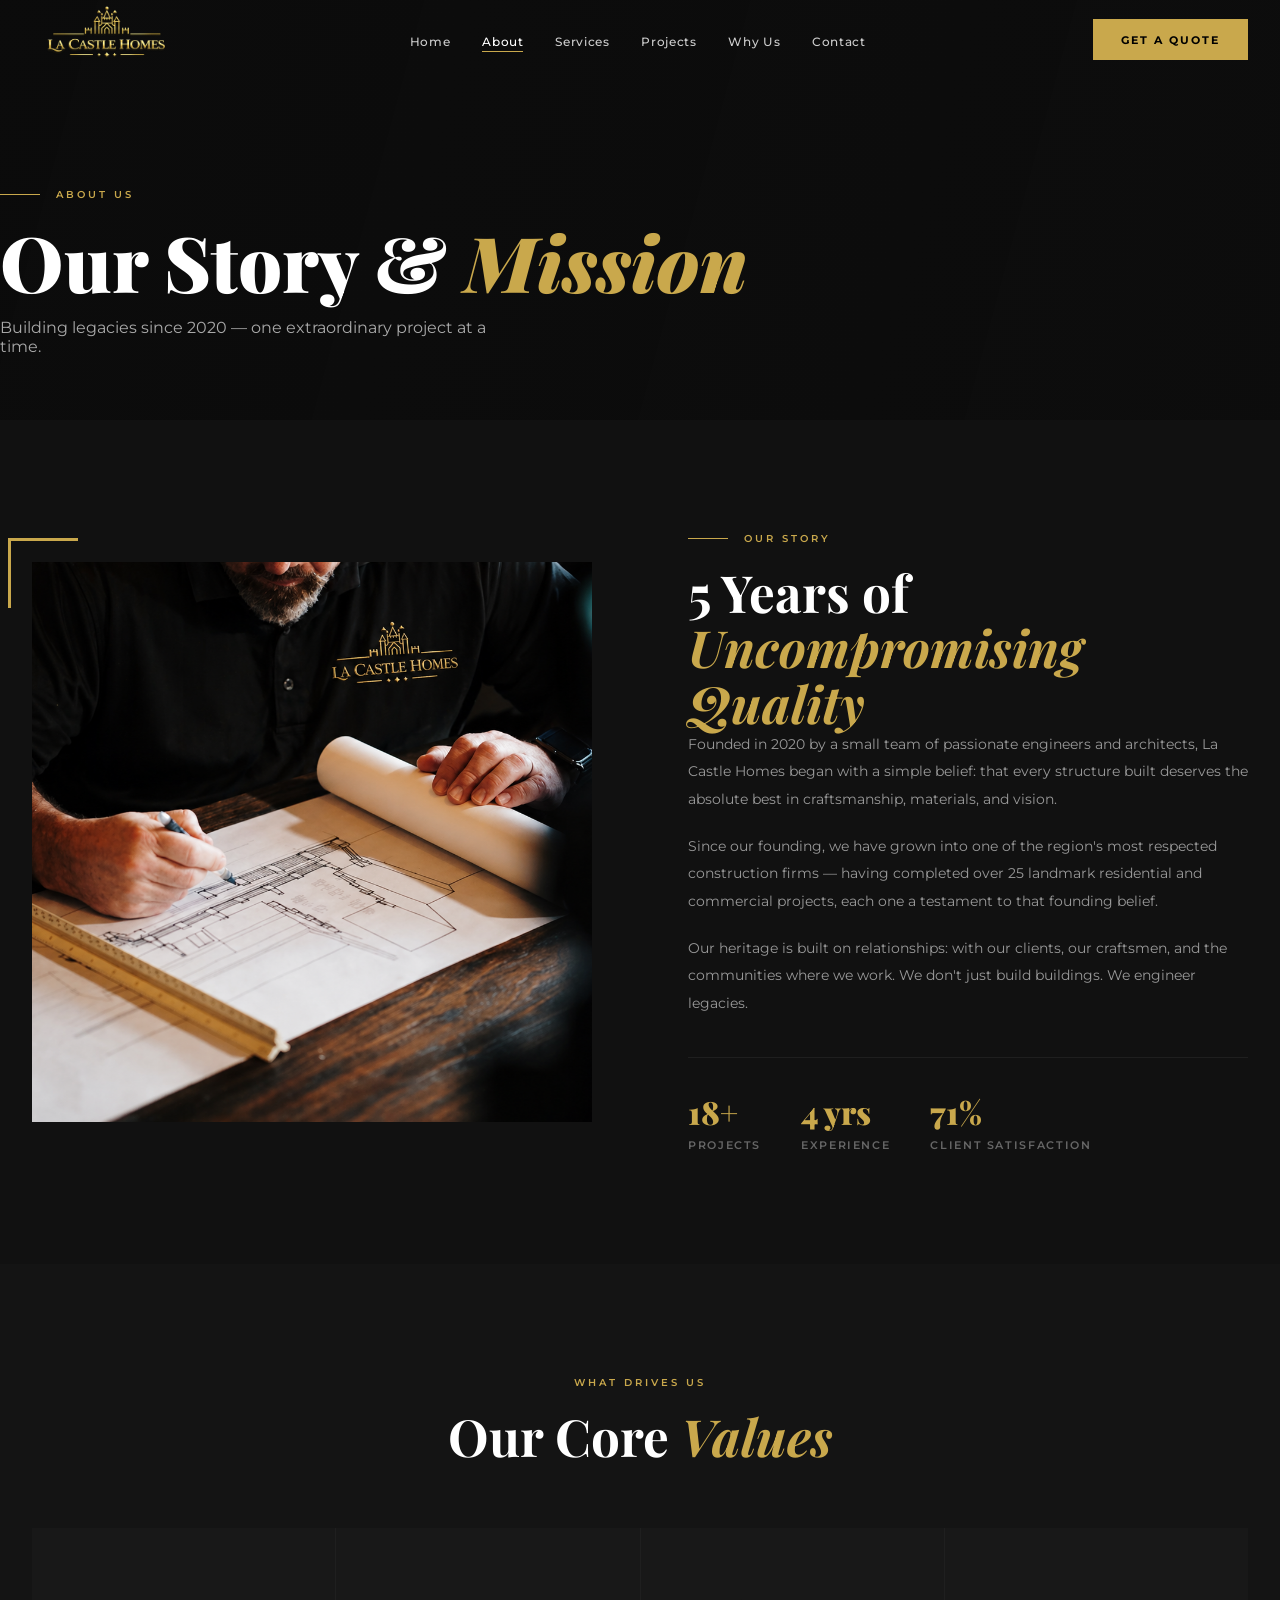
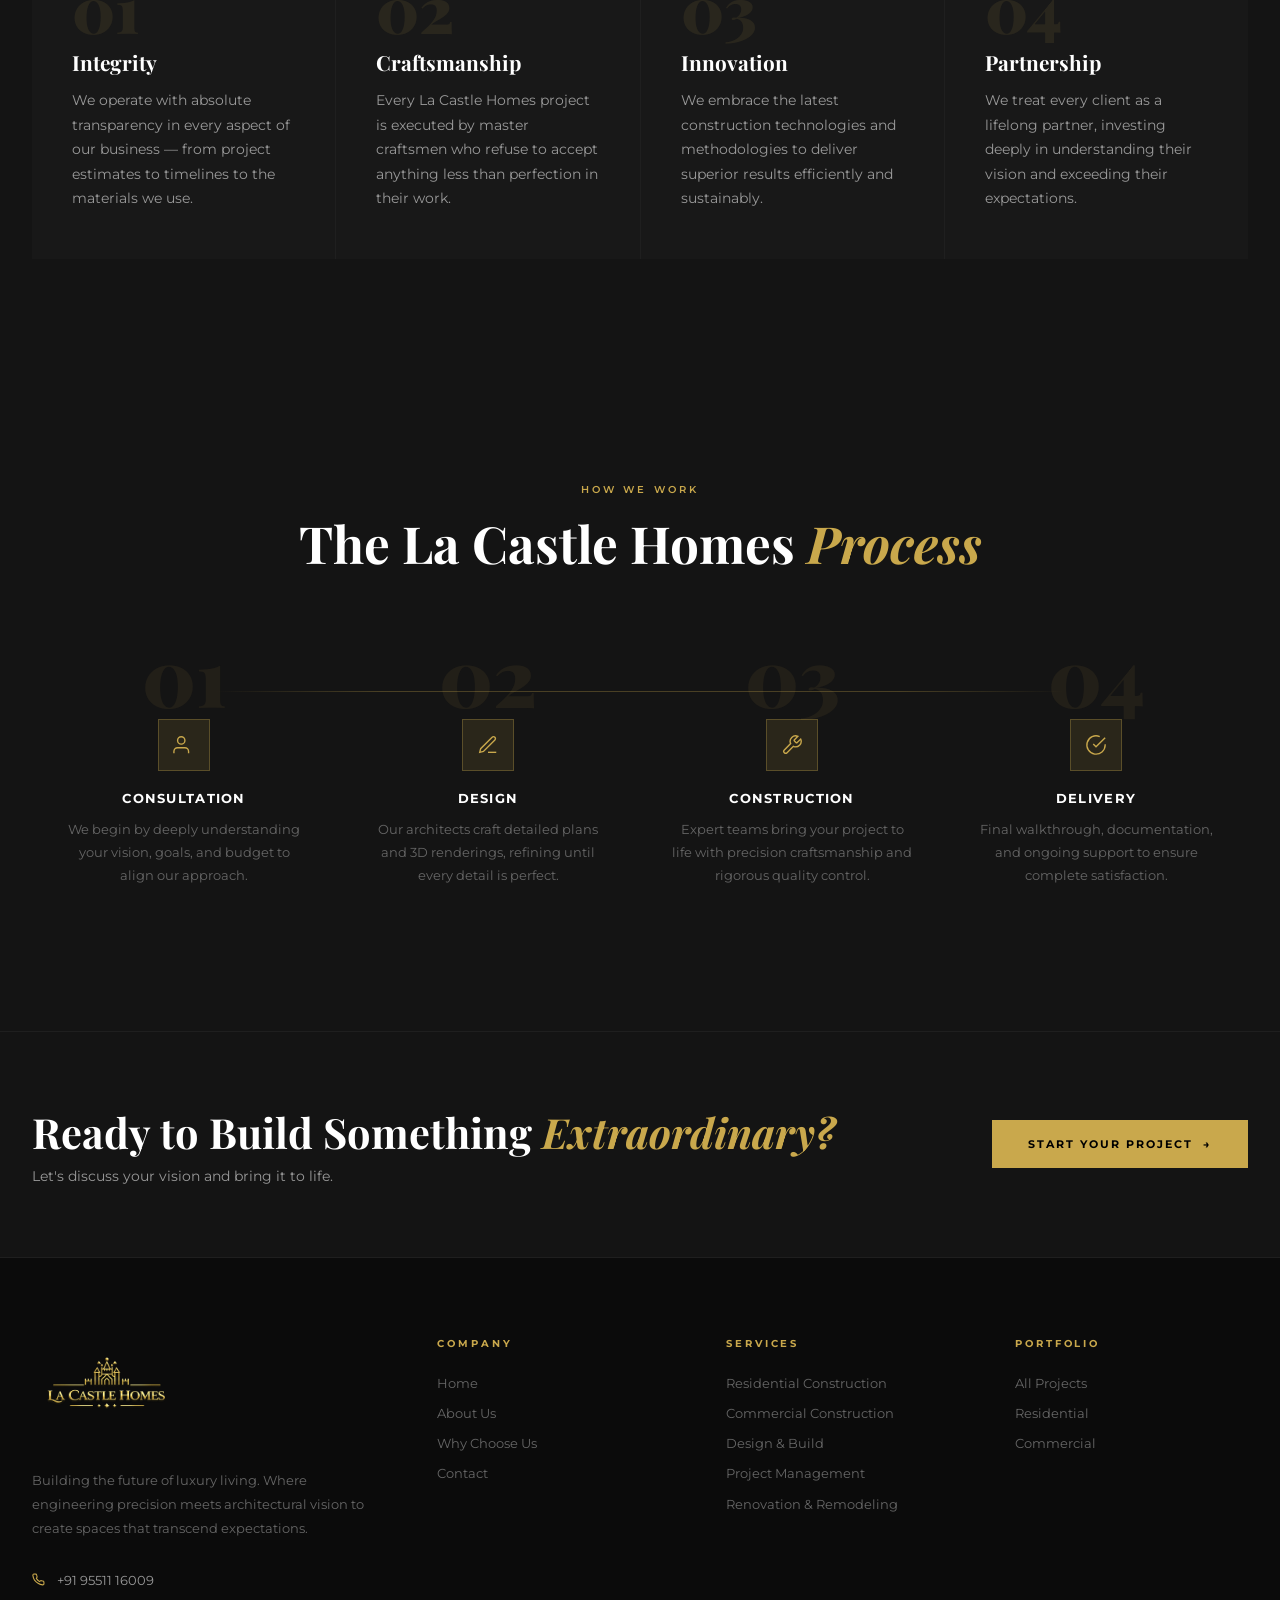
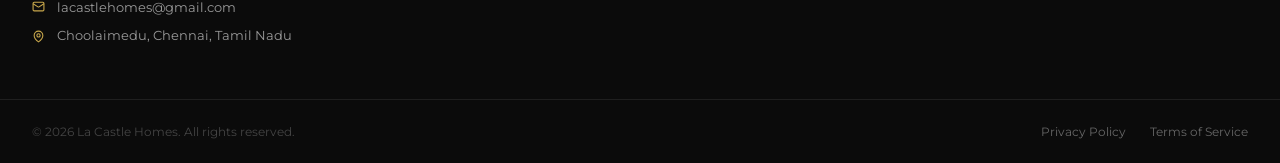
<file: about.html>
<!DOCTYPE html>
<html lang="en">
<head>
  <meta charset="UTF-8">
  <meta name="viewport" content="width=device-width, initial-scale=1.0">
  <title>About — La Castle Homes</title>
  <link rel="stylesheet" href="global.css">
  <link rel="stylesheet" href="components.css">
  <link rel="stylesheet" href="about.css">
  <link rel="stylesheet" href="animations.css">
</head>
<body data-page="about">

  <div id="header-placeholder"></div>

  <main>

    <!-- ══ PAGE HERO ══ -->
    <section class="page-hero">
      <div class="page-hero-bg" style="background-image:url('https://images.unsplash.com/photo-1541123437800-1bb1317badc2?w=1600&q=80');"></div>
      <div class="page-hero-overlay"></div>
      <div class="container page-hero-content">
        <div class="label reveal">About Us</div>
        <h1 class="page-title reveal delay-1">Our Story &amp; <em>Mission</em></h1>
        <p class="page-subtitle reveal delay-2">Building legacies since 2020 — one extraordinary project at a time.</p>
      </div>
    </section>

    <!-- ══ STORY ══ -->
    <section class="story-section">
      <div class="container">
        <div class="story-grid">
          <div class="story-img reveal">
            <img src="/images/app/artist.png" alt="La Castle Homes founders">
            <div class="corner-tl"></div>
          </div>
          <div class="story-text reveal delay-2">
            <div class="label">Our Story</div>
            <h2 class="section-title">5 Years of <em>Uncompromising Quality</em></h2>
            <p>Founded in 2020 by a small team of passionate engineers and architects, La Castle Homes began with a simple belief: that every structure built deserves the absolute best in craftsmanship, materials, and vision.</p>
            <p>Since our founding, we have grown into one of the region's most respected construction firms — having completed over 25 landmark residential and commercial projects, each one a testament to that founding belief.</p>
            <p>Our heritage is built on relationships: with our clients, our craftsmen, and the communities where we work. We don't just build buildings. We engineer legacies.</p>
            <div class="story-stats">
              <div class="st"><span data-target="25" data-suffix="+">25+</span><label>Projects</label></div>
              <div class="st"><span data-target="5" data-suffix=" yrs">5 yrs</span><label>Experience</label></div>
              <!-- <div class="st"><span data-prefix="₹" data-target="166" data-suffix=" Cr+">₹166 Cr+</span><label>Value Built</label></div> -->
              <div class="st"><span data-target="98" data-suffix="%">98%</span><label>Client Satisfaction</label></div>

            </div>
          </div>
        </div>
      </div>
    </section>

    <!-- ══ VALUES ══ -->
    <section class="values-section">
      <div class="container">
        <div class="section-center reveal">
          <div class="label label-center">What Drives Us</div>
          <h2 class="section-title">Our Core <em>Values</em></h2>
        </div>
        <div class="values-grid">
          <div class="value-card reveal">
            <div class="value-num">01</div>
            <h3>Integrity</h3>
            <p>We operate with absolute transparency in every aspect of our business — from project estimates to timelines to the materials we use.</p>
          </div>
          <div class="value-card reveal delay-1">
            <div class="value-num">02</div>
            <h3>Craftsmanship</h3>
            <p>Every La Castle Homes project is executed by master craftsmen who refuse to accept anything less than perfection in their work.</p>
          </div>
          <div class="value-card reveal delay-2">
            <div class="value-num">03</div>
            <h3>Innovation</h3>
            <p>We embrace the latest construction technologies and methodologies to deliver superior results efficiently and sustainably.</p>
          </div>
          <div class="value-card reveal delay-3">
            <div class="value-num">04</div>
            <h3>Partnership</h3>
            <p>We treat every client as a lifelong partner, investing deeply in understanding their vision and exceeding their expectations.</p>
          </div>
        </div>
      </div>
    </section>

    <!-- ══ TEAM ══ -->
    <!-- <section class="team-section">
      <div class="container">
        <div class="section-header reveal">
          <div>
            <div class="label">The People</div>
            <h2 class="section-title">Meet Our <em>Leadership</em></h2>
          </div>
        </div>
        <div class="team-grid">
          <div class="team-card reveal">
            <div class="team-img" style="background-image:url('https://images.unsplash.com/photo-1560250097-0b93528c311a?w=600&q=80');"></div>
            <div class="team-info">
              <h3>David Harrington</h3>
              <span>Founder &amp; CEO</span>
              <p>Since 2020, construction leadership in Chennai. Visionary behind La Castle Homes' luxury standard.</p>
            </div>
          </div>
          <div class="team-card reveal delay-1">
            <div class="team-img" style="background-image:url('https://images.unsplash.com/photo-1573496359142-b8d87734a5a2?w=600&q=80');"></div>
            <div class="team-info">
              <h3>Maria Fontaine</h3>
              <span>Chief Architect</span>
              <p>Award-winning architect with a portfolio spanning luxury residential to iconic commercial landmarks.</p>
            </div>
          </div>
          <div class="team-card reveal delay-2">
            <div class="team-img" style="background-image:url('https://images.unsplash.com/photo-1472099645785-5658abf4ff4e?w=600&q=80');"></div>
            <div class="team-info">
              <h3>James Whitfield</h3>
              <span>VP of Engineering</span>
              <p>MIT-trained structural engineer ensuring every La Castle Homes build meets the highest safety and quality benchmarks.</p>
            </div>
          </div>
          <div class="team-card reveal delay-3">
            <div class="team-img" style="background-image:url('https://images.unsplash.com/photo-1551836022-deb4988cc6c0?w=600&q=80');"></div>
            <div class="team-info">
              <h3>Angela Reyes</h3>
              <span>Director of Projects</span>
              <p>Operations expert delivering complex multi-million dollar projects on time and on budget since 2005.</p>
            </div>
          </div>
        </div>
      </div>
    </section> -->

    <!-- ══ PROCESS ══ -->
    <section class="process-section">
      <div class="container">
        <div class="section-center reveal">
          <div class="label label-center">How We Work</div>
          <h2 class="section-title">The La Castle Homes <em>Process</em></h2>
        </div>
        <div class="process-grid">
          <div class="process-step reveal">
            <div class="ps-num">01</div>
            <div class="ps-icon"><svg width="22" height="22" viewBox="0 0 24 24" fill="none" stroke="#C9A84C" stroke-width="1.5"><path d="M17 21v-2a4 4 0 0 0-4-4H5a4 4 0 0 0-4 4v2"/><circle cx="9" cy="7" r="4"/></svg></div>
            <h4>Consultation</h4>
            <p>We begin by deeply understanding your vision, goals, and budget to align our approach.</p>
          </div>
          <div class="process-step reveal delay-1">
            <div class="ps-num">02</div>
            <div class="ps-icon"><svg width="22" height="22" viewBox="0 0 24 24" fill="none" stroke="#C9A84C" stroke-width="1.5"><path d="M12 20h9"/><path d="M16.5 3.5a2.121 2.121 0 0 1 3 3L7 19l-4 1 1-4L16.5 3.5z"/></svg></div>
            <h4>Design</h4>
            <p>Our architects craft detailed plans and 3D renderings, refining until every detail is perfect.</p>
          </div>
          <div class="process-step reveal delay-2">
            <div class="ps-num">03</div>
            <div class="ps-icon"><svg width="22" height="22" viewBox="0 0 24 24" fill="none" stroke="#C9A84C" stroke-width="1.5"><path d="M14.7 6.3a1 1 0 0 0 0 1.4l1.6 1.6a1 1 0 0 0 1.4 0l3.77-3.77a6 6 0 0 1-7.94 7.94l-6.91 6.91a2.12 2.12 0 0 1-3-3l6.91-6.91a6 6 0 0 1 7.94-7.94l-3.76 3.76z"/></svg></div>
            <h4>Construction</h4>
            <p>Expert teams bring your project to life with precision craftsmanship and rigorous quality control.</p>
          </div>
          <div class="process-step reveal delay-3">
            <div class="ps-num">04</div>
            <div class="ps-icon"><svg width="22" height="22" viewBox="0 0 24 24" fill="none" stroke="#C9A84C" stroke-width="1.5"><path d="M22 11.08V12a10 10 0 1 1-5.93-9.14"/><polyline points="22 4 12 14.01 9 11.01"/></svg></div>
            <h4>Delivery</h4>
            <p>Final walkthrough, documentation, and ongoing support to ensure complete satisfaction.</p>
          </div>
        </div>
      </div>
    </section>

  </main>

  <div id="footer-placeholder"></div>

  <script src="global.js"></script>
  <script src="animations.js"></script>
  <script src="about.js"></script>
</body>
</html>
</file>
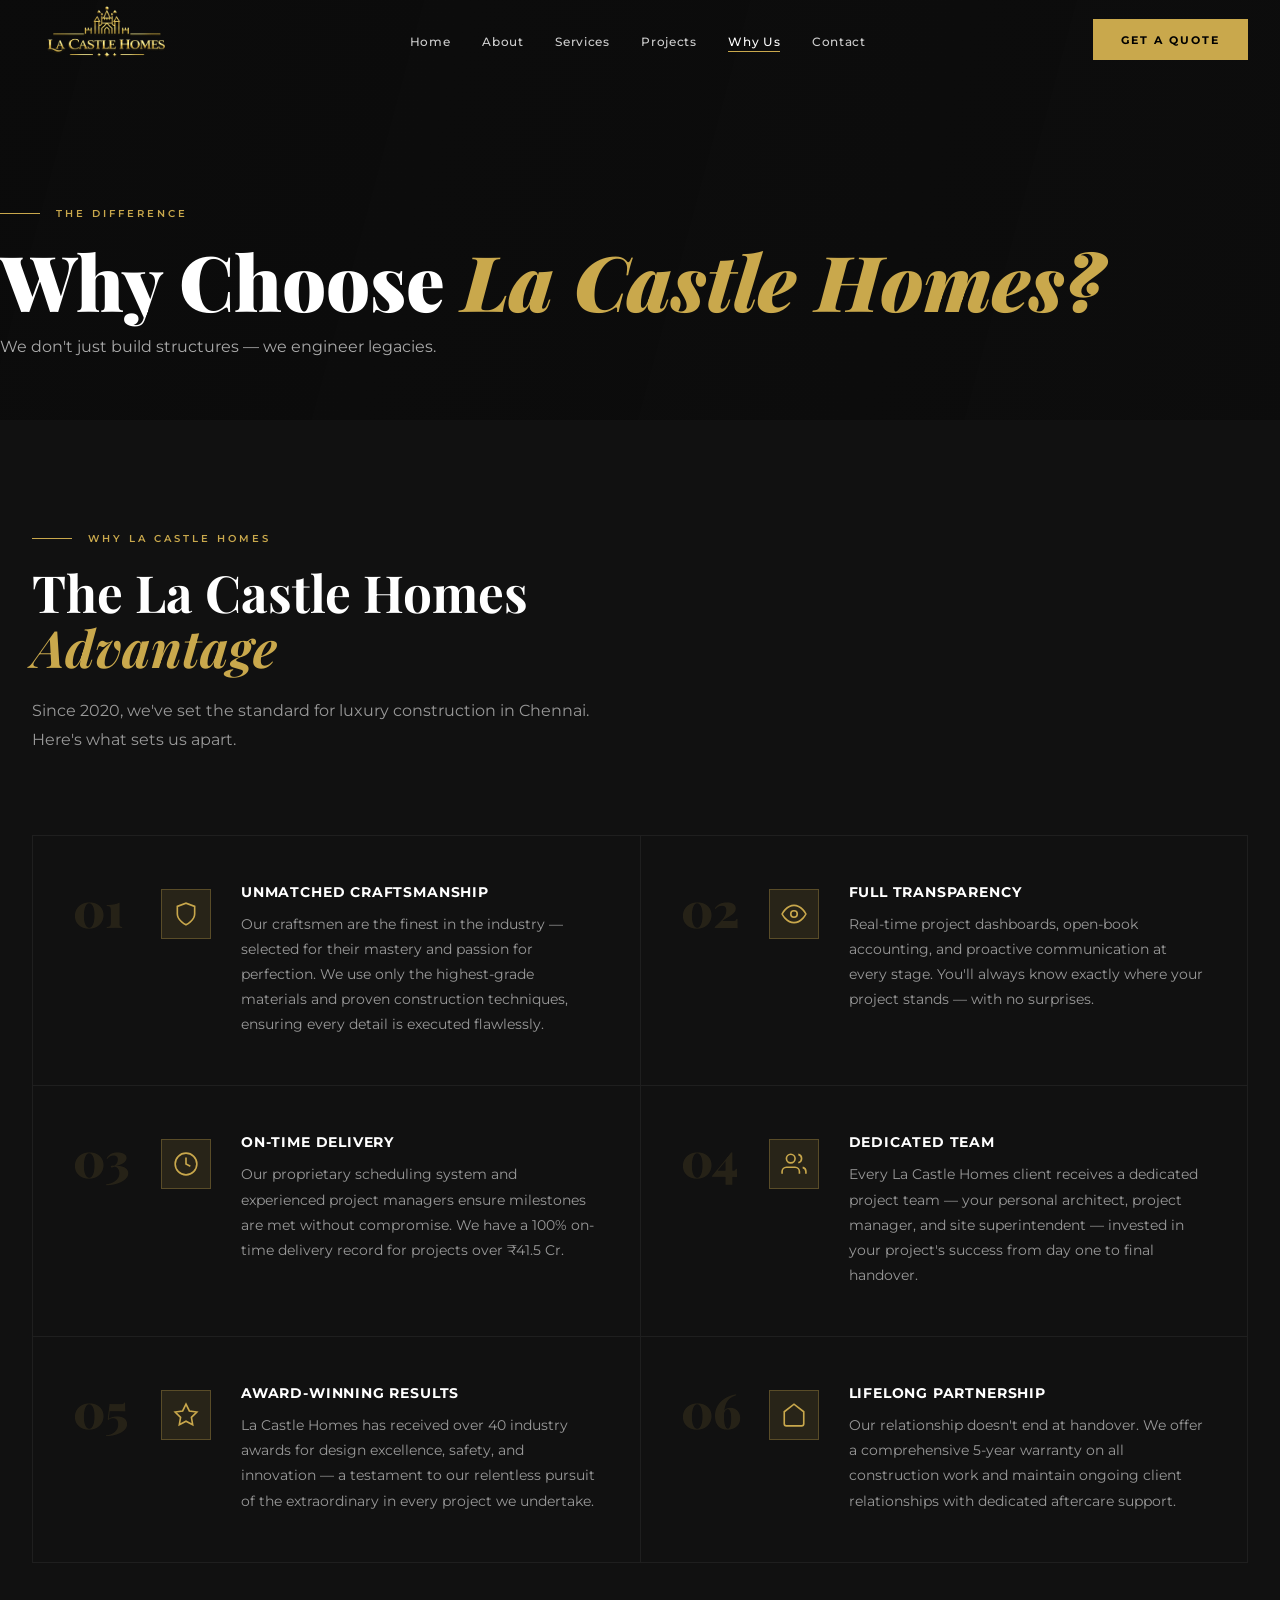
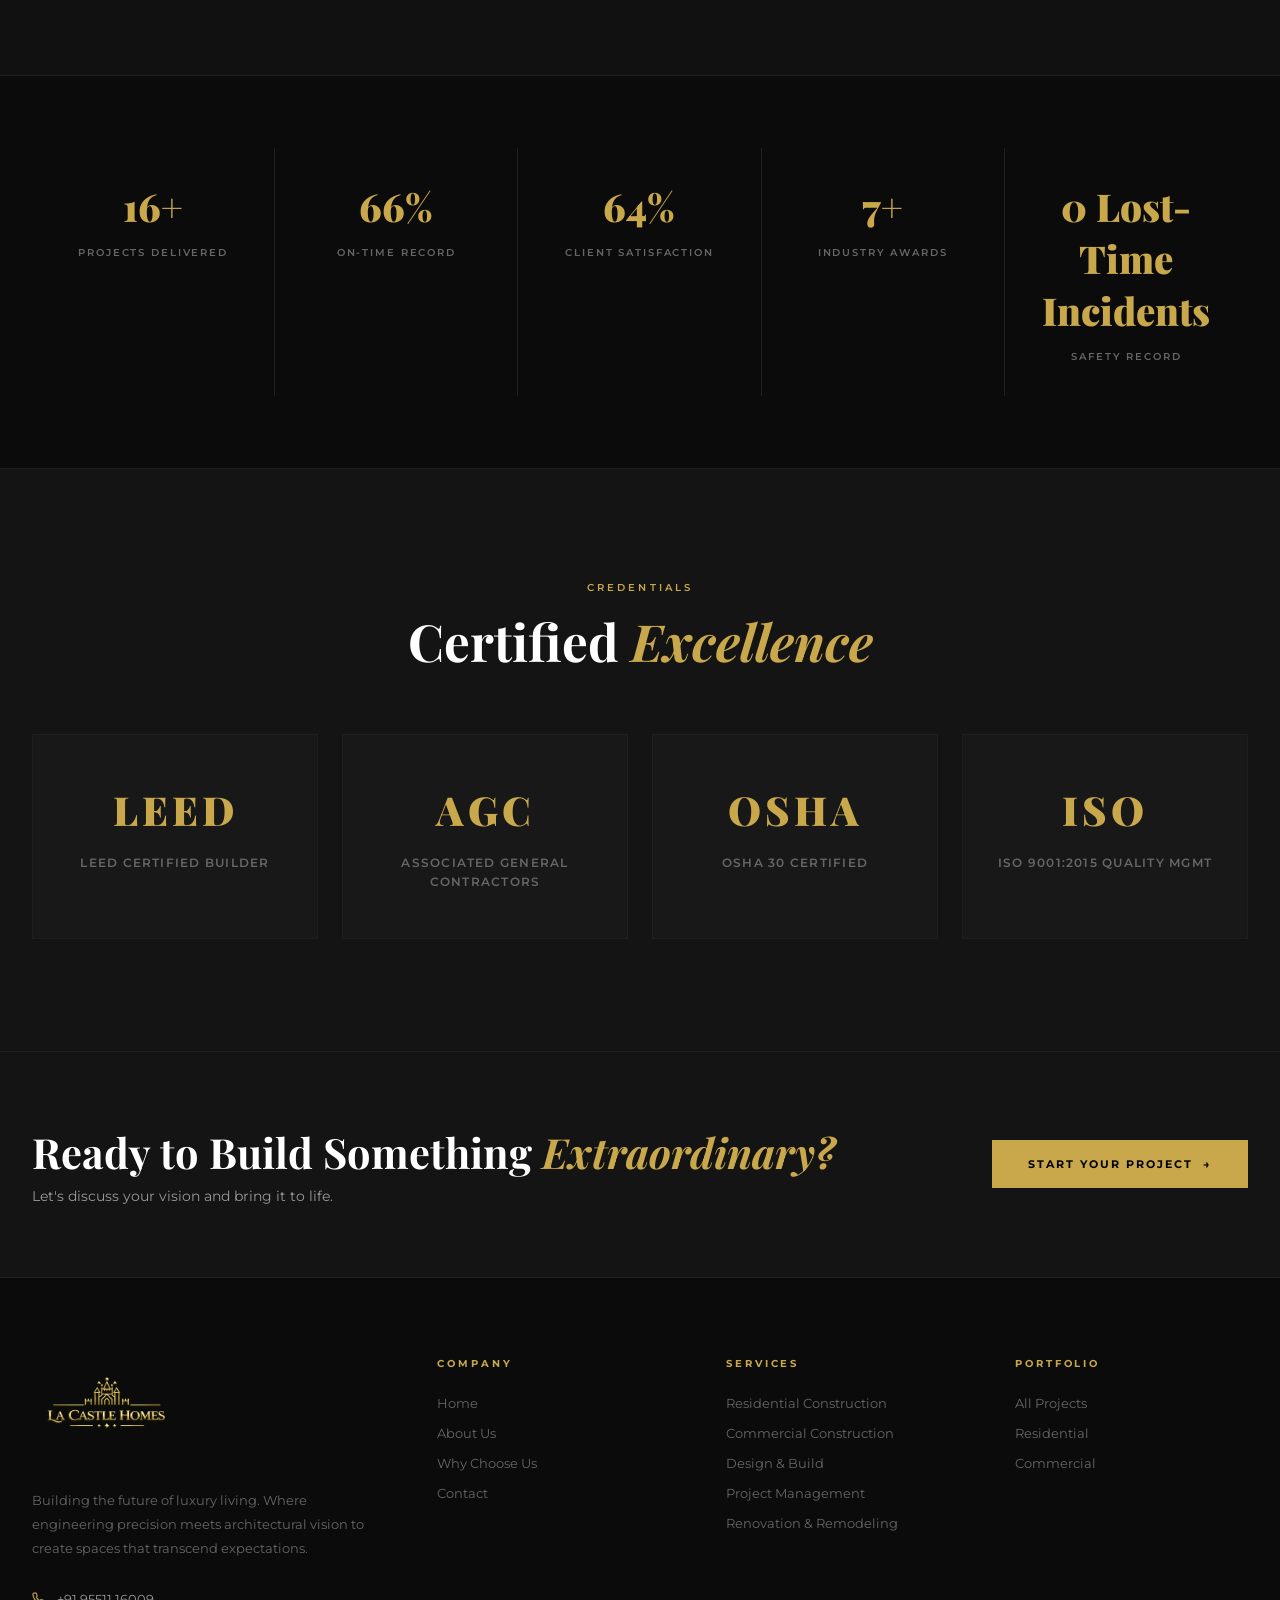
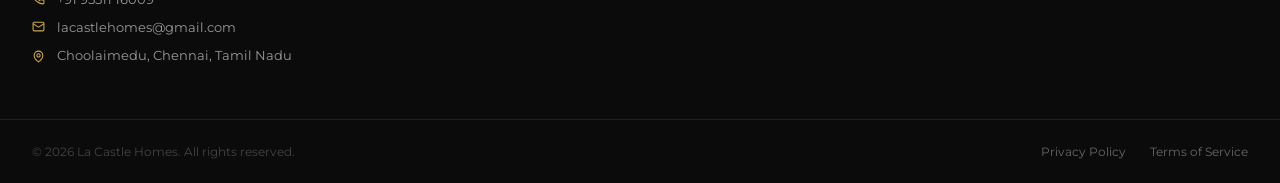
<file: whyus.html>
<!DOCTYPE html>
<html lang="en">
<head>
  <meta charset="UTF-8">
  <meta name="viewport" content="width=device-width, initial-scale=1.0">
  <title>Why Us — La Castle Homes</title>
  <link rel="stylesheet" href="global.css">
  <link rel="stylesheet" href="components.css">
  <link rel="stylesheet" href="whyus.css">
  <link rel="stylesheet" href="animations.css">
</head>
<body data-page="whyus">

  <div id="header-placeholder"></div>

  <main>

    <!-- ══ PAGE HERO ══ -->
    <section class="page-hero">
      <div class="page-hero-bg" style="background-image:url('https://images.unsplash.com/photo-1504307651254-35680f356dfd?w=1600&q=80');"></div>
      <div class="page-hero-overlay"></div>
      <div class="container page-hero-content">
        <div class="label reveal">The Difference</div>
        <h1 class="page-title reveal delay-1">Why Choose <em>La Castle Homes?</em></h1>
        <p class="page-subtitle reveal delay-2">We don't just build structures — we engineer legacies.</p>
      </div>
    </section>

    <!-- ══ REASONS ══ -->
    <section class="reasons-section">
      <div class="container">
        <div class="reasons-intro reveal">
          <div class="label">Why La Castle Homes</div>
          <h2 class="section-title">The La Castle Homes <em>Advantage</em></h2>
          <p>Since 2020, we've set the standard for luxury construction in Chennai. Here's what sets us apart.</p>
        </div>
        <div class="reasons-list">
          <div class="reason-item reveal">
            <div class="reason-num">01</div>
            <div class="reason-icon"><svg width="26" height="26" viewBox="0 0 24 24" fill="none" stroke="#C9A84C" stroke-width="1.5"><path d="M12 22s8-4 8-10V5l-8-3-8 3v7c0 6 8 10 8 10z"/></svg></div>
            <div class="reason-body">
              <h3>Unmatched Craftsmanship</h3>
              <p>Our craftsmen are the finest in the industry — selected for their mastery and passion for perfection. We use only the highest-grade materials and proven construction techniques, ensuring every detail is executed flawlessly.</p>
            </div>
          </div>
          <div class="reason-item reveal delay-1">
            <div class="reason-num">02</div>
            <div class="reason-icon"><svg width="26" height="26" viewBox="0 0 24 24" fill="none" stroke="#C9A84C" stroke-width="1.5"><path d="M1 12s4-8 11-8 11 8 11 8-4 8-11 8-11-8-11-8z"/><circle cx="12" cy="12" r="3"/></svg></div>
            <div class="reason-body">
              <h3>Full Transparency</h3>
              <p>Real-time project dashboards, open-book accounting, and proactive communication at every stage. You'll always know exactly where your project stands — with no surprises.</p>
            </div>
          </div>
          <div class="reason-item reveal delay-2">
            <div class="reason-num">03</div>
            <div class="reason-icon"><svg width="26" height="26" viewBox="0 0 24 24" fill="none" stroke="#C9A84C" stroke-width="1.5"><circle cx="12" cy="12" r="10"/><polyline points="12 6 12 12 16 14"/></svg></div>
            <div class="reason-body">
              <h3>On-Time Delivery</h3>
              <p>Our proprietary scheduling system and experienced project managers ensure milestones are met without compromise. We have a 100% on-time delivery record for projects over ₹41.5 Cr.</p>
            </div>
          </div>
          <div class="reason-item reveal">
            <div class="reason-num">04</div>
            <div class="reason-icon"><svg width="26" height="26" viewBox="0 0 24 24" fill="none" stroke="#C9A84C" stroke-width="1.5"><path d="M17 21v-2a4 4 0 0 0-4-4H5a4 4 0 0 0-4 4v2"/><circle cx="9" cy="7" r="4"/><path d="M23 21v-2a4 4 0 0 0-3-3.87"/><path d="M16 3.13a4 4 0 0 1 0 7.75"/></svg></div>
            <div class="reason-body">
              <h3>Dedicated Team</h3>
              <p>Every La Castle Homes client receives a dedicated project team — your personal architect, project manager, and site superintendent — invested in your project's success from day one to final handover.</p>
            </div>
          </div>
          <div class="reason-item reveal delay-1">
            <div class="reason-num">05</div>
            <div class="reason-icon"><svg width="26" height="26" viewBox="0 0 24 24" fill="none" stroke="#C9A84C" stroke-width="1.5"><path d="M12 2l3.09 6.26L22 9.27l-5 4.87 1.18 6.88L12 17.77l-6.18 3.25L7 14.14 2 9.27l6.91-1.01L12 2z"/></svg></div>
            <div class="reason-body">
              <h3>Award-Winning Results</h3>
              <p>La Castle Homes has received over 40 industry awards for design excellence, safety, and innovation — a testament to our relentless pursuit of the extraordinary in every project we undertake.</p>
            </div>
          </div>
          <div class="reason-item reveal delay-2">
            <div class="reason-num">06</div>
            <div class="reason-icon"><svg width="26" height="26" viewBox="0 0 24 24" fill="none" stroke="#C9A84C" stroke-width="1.5"><path d="M3 9l9-7 9 7v11a2 2 0 0 1-2 2H5a2 2 0 0 1-2-2z"/></svg></div>
            <div class="reason-body">
              <h3>Lifelong Partnership</h3>
              <p>Our relationship doesn't end at handover. We offer a comprehensive 5-year warranty on all construction work and maintain ongoing client relationships with dedicated aftercare support.</p>
            </div>
          </div>
        </div>
      </div>
    </section>

    <!-- ══ STATS ══ -->
    <section class="why-stats-section">
      <div class="container">
        <div class="why-stats-grid">
          <div class="why-stat reveal"><span data-target="25" data-suffix="+">25+</span><label>Projects Delivered</label></div>
          <div class="why-stat reveal delay-1"><span data-target="100" data-suffix="%">100%</span><label>On-time Record</label></div>
          <div class="why-stat reveal delay-2"><span data-target="98" data-suffix="%">98%</span><label>Client Satisfaction</label></div>
          <div class="why-stat reveal delay-3"><span data-target="10" data-suffix="+">10+</span><label>Industry Awards</label></div>
          <div class="why-stat reveal delay-4"><span data-target="0" data-suffix=" Lost-Time Incidents">0</span><label>Safety Record</label></div>
        </div>
      </div>
    </section>

    <!-- ══ CERTIFICATIONS ══ -->
    <section class="certs-section">
      <div class="container">
        <div class="section-center reveal">
          <div class="label label-center">Credentials</div>
          <h2 class="section-title">Certified <em>Excellence</em></h2>
        </div>
        <div class="cert-grid">
          <div class="cert-item reveal"><div class="cert-icon">LEED</div><span>LEED Certified Builder</span></div>
          <div class="cert-item reveal delay-1"><div class="cert-icon">AGC</div><span>Associated General Contractors</span></div>
          <div class="cert-item reveal delay-2"><div class="cert-icon">OSHA</div><span>OSHA 30 Certified</span></div>
          <div class="cert-item reveal delay-3"><div class="cert-icon">ISO</div><span>ISO 9001:2015 Quality Mgmt</span></div>
        </div>
      </div>
    </section>

  </main>

  <div id="footer-placeholder"></div>

  <script src="global.js"></script>
  <script src="animations.js"></script>
  <script src="whyus.js"></script>
</body>
</html>
</file>
<file: global.css>
/* ============================================================
   LA CASTLE HOMES — GLOBAL STYLES
   Shared across all pages
   ============================================================ */

@import url('https://fonts.googleapis.com/css2?family=Playfair+Display:ital,wght@0,700;0,900;1,700;1,900&family=Cormorant+Garamond:wght@300;400;500;600&family=Montserrat:wght@300;400;500;600;700;800&display=swap');

/* ── CSS Variables ── */
:root {
  --gold:           #C9A84C;
  --gold-light:     #D4B96A;
  --gold-dark:      #A8862E;
  --gold-muted:     rgba(201,168,76,0.12);
  --gold-border:    rgba(201,168,76,0.3);
  --black:          #0b0b0b;
  --dark:           #111111;
  --dark-2:         #141414;
  --dark-3:         #181818;
  --dark-border:    #1f1f1f;
  --dark-border-2:  #2a2a2a;
  --white:          #ffffff;
  --off-white:      #f5f5f0;
  --text-muted:     #999999;
  --text-dim:       #666666;
  --text-faint:     #444444;

  --font-display:   'Playfair Display', Georgia, serif;
  --font-serif:     'Cormorant Garamond', Georgia, serif;
  --font-sans:      'Montserrat', sans-serif;

  --transition:     0.25s ease;
  --transition-slow:0.5s ease;
  --shadow-card:    0 8px 40px rgba(0,0,0,0.5);
  --shadow-gold:    0 0 40px rgba(201,168,76,0.15);
}

/* ── Reset ── */
*, *::before, *::after { box-sizing: border-box; margin: 0; padding: 0; }
html { scroll-behavior: smooth; }
body {
  background: var(--dark);
  color: var(--white);
  font-family: var(--font-sans);
  -webkit-font-smoothing: antialiased;
  overflow-x: hidden;
}
img { display: block; max-width: 100%; }
a { color: inherit; text-decoration: none; }
ul, ol { list-style: none; }

/* ── Container ── */
.container {
  max-width: 1280px;
  margin: 0 auto;
  padding: 0 2rem;
}

/* ── Buttons ── */
.btn-gold {
  display: inline-flex;
  align-items: center;
  gap: 0.6rem;
  background: var(--gold);
  color: #000;
  font-family: var(--font-sans);
  font-size: 0.7rem;
  font-weight: 700;
  letter-spacing: 0.18em;
  text-transform: uppercase;
  padding: 1.05rem 2.25rem;
  border: none;
  cursor: pointer;
  transition: background var(--transition), transform var(--transition);
  text-decoration: none;
  white-space: nowrap;
}
.btn-gold:hover { background: var(--gold-light); transform: translateY(-1px); }

.btn-outline {
  display: inline-flex;
  align-items: center;
  gap: 0.6rem;
  background: transparent;
  color: var(--white);
  font-family: var(--font-sans);
  font-size: 0.7rem;
  font-weight: 700;
  letter-spacing: 0.18em;
  text-transform: uppercase;
  padding: 1.05rem 2.25rem;
  border: 1px solid rgba(255,255,255,0.45);
  cursor: pointer;
  transition: all var(--transition);
  text-decoration: none;
  white-space: nowrap;
}
.btn-outline:hover {
  background: rgba(255,255,255,0.07);
  border-color: rgba(255,255,255,0.8);
}

.btn-outline-gold {
  display: inline-flex;
  align-items: center;
  gap: 0.6rem;
  background: transparent;
  color: var(--gold);
  font-family: var(--font-sans);
  font-size: 0.7rem;
  font-weight: 700;
  letter-spacing: 0.18em;
  text-transform: uppercase;
  padding: 1.05rem 2.25rem;
  border: 1px solid var(--gold-border);
  cursor: pointer;
  transition: all var(--transition);
  text-decoration: none;
}
.btn-outline-gold:hover {
  background: var(--gold-muted);
  border-color: var(--gold);
}

/* ── Section Label ── */
.label {
  display: flex;
  align-items: center;
  gap: 1rem;
  font-size: 0.63rem;
  font-weight: 600;
  letter-spacing: 0.3em;
  text-transform: uppercase;
  color: var(--gold);
  margin-bottom: 1.25rem;
}
.label::before {
  content: '';
  display: block;
  width: 2.5rem;
  height: 1px;
  background: var(--gold);
  flex-shrink: 0;
}

/* ── Section Titles ── */
.section-title {
  font-family: var(--font-display);
  font-size: clamp(2.2rem, 4vw, 3.4rem);
  font-weight: 700;
  line-height: 1.08;
  color: var(--white);
}
.section-title em {
  color: var(--gold);
  font-style: italic;
}

/* ── Scroll Reveal ── */
.reveal {
  opacity: 0;
  transform: translateY(28px);
  transition: opacity 0.7s ease, transform 0.7s ease;
}
.reveal.visible { opacity: 1; transform: translateY(0); }
.reveal.delay-1 { transition-delay: 0.1s; }
.reveal.delay-2 { transition-delay: 0.2s; }
.reveal.delay-3 { transition-delay: 0.3s; }
.reveal.delay-4 { transition-delay: 0.4s; }

/* ── Page Hero (inner pages) ── */
.page-hero {
  min-height: 420px;
  display: flex;
  align-items: flex-end;
  padding: 0;
  position: relative;
  overflow: hidden;
}
.page-hero-bg {
  position: absolute;
  inset: 0;
  background-size: cover;
  background-position: center;
}
.page-hero-overlay {
  position: absolute;
  inset: 0;
  background: linear-gradient(105deg, rgba(11,11,11,0.9) 0%, rgba(11,11,11,0.65) 100%);
}
.page-hero-content {
  position: relative;
  z-index: 10;
  width: 100%;
  padding: 7rem 0 4rem;
}

/* ── Gold Divider ── */
.gold-divider {
  width: 3rem;
  height: 2px;
  background: var(--gold);
  margin: 1.5rem 0;
}

/* ── Card hover lift ── */
.card-hover {
  transition: transform 0.3s ease, box-shadow 0.3s ease;
}
.card-hover:hover {
  transform: translateY(-6px);
  box-shadow: var(--shadow-card);
}

/* ── Responsive helpers ── */
@media (max-width: 900px) {
  .hide-mobile { display: none !important; }
  .container { padding: 0 1.25rem; }
}
@media (min-width: 901px) {
  .hide-desktop { display: none !important; }
}
</file>
<file: components.css>
/* ============================================================
   LA CASTLE HOMES — HEADER & FOOTER CSS
   Shared component styles for fragments
   ============================================================ */

/* ─────────────────────────────────────────
   HEADER
───────────────────────────────────────── */
#site-header {
  position: fixed;
  top: 0; left: 0; right: 0;
  z-index: 1000;
  background: transparent;
  transition: background 0.35s ease, box-shadow 0.35s ease, backdrop-filter 0.35s ease;
}
#site-header.scrolled {
  background: rgba(11,11,11,0.96);
  box-shadow: 0 2px 30px rgba(0,0,0,0.5);
  backdrop-filter: blur(14px);
}
.nav-inner {
  display: flex;
  align-items: center;
  justify-content: space-between;
  height: 5rem;
}
.logo {
  display: flex;
  flex-direction: column;
  line-height: 1;
}
.logo-name {
  font-family: var(--font-display);
  font-size: 1.35rem;
  font-weight: 700;
  color: var(--gold);
  letter-spacing: 0.32em;
}
.logo-sub {
  font-size: 0.5rem;
  color: var(--text-dim);
  letter-spacing: 0.42em;
  text-transform: uppercase;
  margin-top: 2px;
}
.logo-img {
  height: 100px;
  width: auto;
  object-fit: contain;
  display: block;
  margin-top: 6px;
}
.nav-links {
  display: flex;
  align-items: center;
  gap: 2rem;
}
.nav-link {
  font-size: 0.78rem;
  font-weight: 500;
  letter-spacing: 0.05em;
  color: rgba(255,255,255,0.8);
  position: relative;
  padding-bottom: 3px;
  transition: color 0.2s;
}
.nav-link::after {
  content: '';
  position: absolute;
  bottom: 0; left: 0;
  width: 0; height: 1px;
  background: var(--gold);
  transition: width 0.3s ease;
}
.nav-link:hover,
.nav-link.active { color: #fff; }
.nav-link:hover::after,
.nav-link.active::after { width: 100%; }

.nav-cta { font-size: 0.68rem !important; padding: 0.85rem 1.75rem !important; }

/* Hamburger */
.hamburger {
  background: none;
  border: none;
  cursor: pointer;
  display: flex;
  flex-direction: column;
  gap: 5px;
  padding: 6px;
}
.hamburger span {
  display: block;
  height: 1.5px;
  background: #fff;
  transition: all 0.3s;
}
.hamburger span:nth-child(1) { width: 24px; }
.hamburger span:nth-child(2) { width: 24px; }
.hamburger span:nth-child(3) { width: 16px; }
.hamburger.open span:nth-child(1) { transform: translateY(6.5px) rotate(45deg); width: 24px; }
.hamburger.open span:nth-child(2) { opacity: 0; }
.hamburger.open span:nth-child(3) { transform: translateY(-6.5px) rotate(-45deg); width: 24px; }

/* Mobile menu */
.mobile-menu {
  display: none;
  background: rgba(11,11,11,0.98);
  border-top: 1px solid var(--gold-border);
  padding: 1.5rem 2rem 2rem;
}
.mobile-menu.open { display: block; }
.mobile-menu ul {
  display: flex;
  flex-direction: column;
  gap: 1.1rem;
}
.mobile-menu .nav-link { font-size: 0.9rem; }
.mobile-cta-btn {
  display: inline-flex !important;
  margin-top: 0.5rem;
}


/* ─────────────────────────────────────────
   FOOTER
───────────────────────────────────────── */
#site-footer {
  background: var(--black);
}

/* CTA Banner */
.footer-cta {
  background: var(--dark-2);
  border-top: 1px solid var(--dark-border);
  border-bottom: 1px solid var(--dark-border);
  padding: 4.5rem 0;
}
.footer-cta-inner {
  display: flex;
  flex-wrap: wrap;
  align-items: center;
  justify-content: space-between;
  gap: 2.5rem;
}
.footer-cta-text h2 {
  font-family: var(--font-display);
  font-size: clamp(1.75rem, 3.5vw, 2.6rem);
  font-weight: 700;
  color: var(--white);
  margin-bottom: 0.5rem;
}
.footer-cta-text h2 em { color: var(--gold); font-style: italic; }
.footer-cta-text p { color: var(--text-muted); font-size: 0.9rem; }

/* Main Footer */
.footer-main { padding: 5rem 0 3.5rem; }
.footer-grid {
  display: grid;
  grid-template-columns: 1.5fr 1fr 1fr 1fr;
  gap: 3.5rem;
}
@media (max-width: 1024px) { .footer-grid { grid-template-columns: 1fr 1fr; } }
@media (max-width: 600px)  { .footer-grid { grid-template-columns: 1fr; } }

.footer-brand .logo { margin-bottom: 1.5rem; display: inline-flex; }
.footer-tagline {
  color: var(--text-dim);
  font-size: 0.82rem;
  line-height: 1.85;
  margin-bottom: 2rem;
}
.footer-contacts {
  display: flex;
  flex-direction: column;
  gap: 0.8rem;
}
.footer-contact-item {
  display: flex;
  align-items: flex-start;
  gap: 0.75rem;
  color: var(--text-muted);
  font-size: 0.8rem;
  transition: color 0.2s;
}
a.footer-contact-item:hover { color: var(--gold); }

.footer-col-title {
  font-size: 0.6rem;
  font-weight: 700;
  letter-spacing: 0.3em;
  text-transform: uppercase;
  color: var(--gold);
  margin-bottom: 1.5rem;
}
.footer-col ul {
  display: flex;
  flex-direction: column;
  gap: 0.7rem;
}
.footer-link {
  font-size: 0.83rem;
  color: var(--text-dim);
  transition: color 0.2s, padding-left 0.2s;
  display: inline-block;
}
.footer-link:hover { color: var(--gold); padding-left: 4px; }

/* Bottom bar */
.footer-bottom {
  border-top: 1px solid var(--dark-border);
  padding: 1.5rem 0;
}
.footer-bottom-inner {
  display: flex;
  flex-wrap: wrap;
  align-items: center;
  justify-content: space-between;
  gap: 1rem;
}
.footer-bottom p {
  font-size: 0.75rem;
  color: var(--text-faint);
}
.footer-legal {
  display: flex;
  gap: 1.5rem;
}
.footer-legal .footer-link { font-size: 0.75rem; }
</file>
<file: about.css>
/* ============================================================
   ABOUT PAGE — about.css
   ============================================================ */

.page-title {
  font-family: var(--font-display);
  font-size: clamp(2.8rem, 6vw, 5rem);
  font-weight: 900;
  line-height: 1.05;
  margin-bottom: 1rem;
}
.page-title em { color: var(--gold); font-style: italic; }
.page-subtitle {
  font-size: 1rem;
  color: rgba(255,255,255,0.65);
  max-width: 500px;
}

/* Story */
.story-section { padding: 7rem 0; background: var(--dark); }
.story-grid {
  display: grid;
  grid-template-columns: 1fr 1fr;
  gap: 6rem;
  align-items: center;
}
.story-img { position: relative; }
.story-img img { width: 100%; height: 560px; object-fit: cover; }
.corner-tl {
  position: absolute; top: -1.5rem; left: -1.5rem;
  width: 70px; height: 70px;
  border-top: 3px solid var(--gold);
  border-left: 3px solid var(--gold);
}
.story-text p {
  color: var(--text-muted);
  font-size: 0.9rem;
  line-height: 1.9;
  margin-bottom: 1.25rem;
}
.story-stats {
  display: flex;
  gap: 2.5rem;
  margin: 2.5rem 0 0;
  padding-top: 2rem;
  border-top: 1px solid var(--dark-border);
}
.st span {
  display: block;
  font-family: var(--font-display);
  font-size: 2rem;
  font-weight: 900;
  color: var(--gold);
}
.st label {
  display: block;
  font-size: 0.68rem;
  font-weight: 600;
  letter-spacing: 0.15em;
  text-transform: uppercase;
  color: var(--text-dim);
  margin-top: 0.3rem;
}

/* Values */
.values-section { padding: 7rem 0; background: var(--dark-2); }
.section-center { text-align: center; margin-bottom: 4rem; }
.label-center { justify-content: center; }
.label-center::before { display: none; }
.values-grid {
  display: grid;
  grid-template-columns: repeat(auto-fit, minmax(240px, 1fr));
  gap: 1px;
  background: var(--dark-border);
}
.value-card {
  background: var(--dark-3);
  padding: 3rem 2.5rem;
  transition: background 0.3s;
}
.value-card:hover { background: #1d1d1d; }
.value-num {
  font-family: var(--font-display);
  font-size: 4rem;
  font-weight: 900;
  color: rgba(201,168,76,0.1);
  line-height: 1;
  margin-bottom: 0.5rem;
}
.value-card h3 {
  font-family: var(--font-display);
  font-size: 1.3rem;
  font-weight: 700;
  color: var(--white);
  margin-bottom: 0.75rem;
}
.value-card p { color: var(--text-muted); font-size: 0.85rem; line-height: 1.8; }

/* Team */
.team-section { padding: 7rem 0; background: var(--dark); }
.section-header {
  display: flex; flex-wrap: wrap;
  align-items: flex-end; justify-content: space-between;
  gap: 2rem; margin-bottom: 3.5rem;
}
.team-grid {
  display: grid;
  grid-template-columns: repeat(auto-fit, minmax(250px, 1fr));
  gap: 2rem;
}
.team-card {
  background: var(--dark-3);
  border: 1px solid var(--dark-border);
  overflow: hidden;
  transition: border-color 0.3s, transform 0.3s;
}
.team-card:hover { border-color: var(--gold-border); transform: translateY(-5px); }
.team-img {
  height: 280px;
  background-size: cover;
  background-position: center top;
}
.team-info { padding: 1.75rem; }
.team-info h3 {
  font-family: var(--font-display);
  font-size: 1.2rem;
  font-weight: 700;
  color: var(--white);
  margin-bottom: 0.3rem;
}
.team-info span {
  font-size: 0.68rem;
  font-weight: 600;
  letter-spacing: 0.15em;
  text-transform: uppercase;
  color: var(--gold);
  display: block;
  margin-bottom: 0.85rem;
}
.team-info p { color: var(--text-muted); font-size: 0.82rem; line-height: 1.8; }

/* Process */
.process-section { padding: 7rem 0; background: var(--dark-2); }
.process-grid {
  display: grid;
  grid-template-columns: repeat(auto-fit, minmax(200px, 1fr));
  gap: 0;
  position: relative;
}
.process-grid::before {
  content: '';
  position: absolute;
  top: 3.5rem; left: 15%; right: 15%;
  height: 1px;
  background: linear-gradient(to right, transparent, rgba(201,168,76,0.3) 20%, rgba(201,168,76,0.3) 80%, transparent);
  pointer-events: none;
}
.process-step { text-align: center; padding: 0 2rem 2rem; }
.ps-num {
  font-family: var(--font-display);
  font-size: 5rem;
  font-weight: 900;
  color: rgba(201,168,76,0.08);
  line-height: 1;
  margin-bottom: 0.25rem;
}
.ps-icon {
  width: 52px; height: 52px;
  background: var(--gold-muted);
  border: 1px solid var(--gold-border);
  display: flex; align-items: center; justify-content: center;
  margin: 0 auto 1.25rem;
}
.process-step h4 {
  font-size: 0.8rem;
  font-weight: 700;
  letter-spacing: 0.1em;
  text-transform: uppercase;
  color: var(--white);
  margin-bottom: 0.75rem;
}
.process-step p { color: var(--text-dim); font-size: 0.82rem; line-height: 1.75; }

@media (max-width: 900px) {
  .story-grid { grid-template-columns: 1fr; }
  .story-img img { height: 350px; }
  .process-grid::before { display: none; }
}
</file>
<file: animations.css>
/* ============================================================
   LA CASTLE HOMES — PREMIUM ANIMATIONS
   Smooth, modern, and performance-optimized animations
   ============================================================ */

/* ── KEYFRAME ANIMATIONS ── */

/* Hero Background Parallax */
@keyframes heroParallax {
  0% { transform: translateZ(0) scale(1.08); }
  100% { transform: translateZ(0) scale(1); }
}

/* Text Reveal Animations */
@keyframes textRevealUp {
  0% {
    opacity: 0;
    transform: translateY(30px);
  }
  100% {
    opacity: 1;
    transform: translateY(0);
  }
}

@keyframes textRevealLeft {
  0% {
    opacity: 0;
    transform: translateX(-40px);
  }
  100% {
    opacity: 1;
    transform: translateX(0);
  }
}

@keyframes textRevealRight {
  0% {
    opacity: 0;
    transform: translateX(40px);
  }
  100% {
    opacity: 1;
    transform: translateX(0);
  }
}

/* Scale Zoom In */
@keyframes zoomIn {
  0% {
    opacity: 0;
    transform: scale(0.92);
  }
  100% {
    opacity: 1;
    transform: scale(1);
  }
}

/* Fade In */
@keyframes fadeIn {
  0% { opacity: 0; }
  100% { opacity: 1; }
}

/* Glow Pulse */
@keyframes glowPulse {
  0%, 100% {
    box-shadow: 0 0 0 0 rgba(201, 168, 76, 0.4),
                inset 0 0 30px rgba(201, 168, 76, 0.1);
  }
  50% {
    box-shadow: 0 0 0 8px rgba(201, 168, 76, 0),
                inset 0 0 30px rgba(201, 168, 76, 0.2);
  }
}

/* Button Ripple */
@keyframes ripple {
  0% {
    transform: scale(0);
    opacity: 1;
  }
  100% {
    transform: scale(4);
    opacity: 0;
  }
}

/* Shimmer Loading Effect */
@keyframes shimmer {
  0% {
    background-position: -1000px 0;
  }
  100% {
    background-position: 1000px 0;
  }
}

/* Counter Count Up */
@keyframes countUp {
  0% { opacity: 0; }
  100% { opacity: 1; }
}

/* Bounce Entrance */
@keyframes bounceIn {
  0% {
    opacity: 0;
    transform: scale(0.8);
  }
  50% {
    transform: scale(1.05);
  }
  100% {
    opacity: 1;
    transform: scale(1);
  }
}

/* Rotate In */
@keyframes rotateIn {
  0% {
    opacity: 0;
    transform: rotate(-10deg) scale(0.9);
  }
  100% {
    opacity: 1;
    transform: rotate(0) scale(1);
  }
}

/* Slide Down */
@keyframes slideDown {
  0% {
    opacity: 0;
    transform: translateY(-20px);
  }
  100% {
    opacity: 1;
    transform: translateY(0);
  }
}

/* ── HERO SECTION ANIMATIONS ── */

.hero-bg {
  animation: heroParallax 14s ease-out forwards !important;
}

.hero-label {
  animation: textRevealUp 0.8s ease-out forwards;
  animation-delay: 0s;
}

.label-line {
  transform-origin: left;
  animation: textRevealLeft 0.8s ease-out forwards;
  animation-delay: 0.1s;
}

.hero-title {
  animation: textRevealUp 1s ease-out forwards;
  animation-delay: 0.3s;
  opacity: 0;
}

.hero-desc {
  animation: textRevealUp 1s ease-out forwards;
  animation-delay: 0.5s;
  opacity: 0;
}

.hero-btns {
  animation: textRevealUp 1s ease-out forwards;
  animation-delay: 0.7s;
  opacity: 0;
}

.hero-scroll-hint {
  animation: fadeIn 1.2s ease-out forwards;
  animation-delay: 1.2s;
  opacity: 0;
}

.scroll-line {
  animation: slideDown 2s ease-in-out infinite;
  animation-delay: 1.5s;
}

/* ── REVEAL ANIMATIONS ── */

.reveal {
  opacity: 0;
  transform: translateY(28px);
  transition: opacity 0.7s cubic-bezier(0.23, 1, 0.320, 1),
              transform 0.7s cubic-bezier(0.23, 1, 0.320, 1);
}

.reveal.visible {
  opacity: 1;
  transform: translateY(0);
}

.reveal.visible.stagger-1 { transition-delay: 0.05s; }
.reveal.visible.stagger-2 { transition-delay: 0.1s; }
.reveal.visible.stagger-3 { transition-delay: 0.15s; }
.reveal.visible.stagger-4 { transition-delay: 0.2s; }

.reveal.delay-1 { transition-delay: 0.1s; }
.reveal.delay-2 { transition-delay: 0.2s; }
.reveal.delay-3 { transition-delay: 0.3s; }
.reveal.delay-4 { transition-delay: 0.4s; }

/* Slide from left */
.reveal-left {
  opacity: 0;
  transform: translateX(-40px);
  transition: opacity 0.8s ease-out, transform 0.8s ease-out;
}

.reveal-left.visible {
  opacity: 1;
  transform: translateX(0);
}

/* Slide from right */
.reveal-right {
  opacity: 0;
  transform: translateX(40px);
  transition: opacity 0.8s ease-out, transform 0.8s ease-out;
}

.reveal-right.visible {
  opacity: 1;
  transform: translateX(0);
}

/* Zoom in reveal */
.reveal-zoom {
  opacity: 0;
  transform: scale(0.9);
  transition: opacity 0.7s ease-out, transform 0.7s ease-out;
}

.reveal-zoom.visible {
  opacity: 1;
  transform: scale(1);
}

/* ── STAT/COUNTER ANIMATIONS ── */

.stat-item {
  animation: textRevealUp 0.8s ease-out forwards;
}

.stat-item:nth-child(1) { animation-delay: 0s; }
.stat-item:nth-child(2) { animation-delay: 0.15s; }
.stat-item:nth-child(3) { animation-delay: 0.3s; }
.stat-item:nth-child(4) { animation-delay: 0.45s; }

.stat-number span {
  font-variant-numeric: tabular-nums;
}

/* ── SERVICE CARD ANIMATIONS ── */

.service-card {
  transition: transform 0.35s cubic-bezier(0.23, 1, 0.320, 1),
              background 0.35s ease,
              box-shadow 0.35s ease;
  will-change: transform, background, box-shadow;
}

.service-card::before {
  transition: height 0.4s cubic-bezier(0.23, 1, 0.320, 1);
  will-change: height;
}

.service-card:hover {
  transform: translateY(-8px);
  box-shadow: 0 12px 40px rgba(0, 0, 0, 0.6);
}

.service-card .svc-icon {
  animation: fadeIn 0.6s ease-out forwards;
  opacity: 0;
}

.service-card:nth-child(1) .svc-icon { animation-delay: 0s; }
.service-card:nth-child(2) .svc-icon { animation-delay: 0.1s; }
.service-card:nth-child(3) .svc-icon { animation-delay: 0.2s; }
.service-card:nth-child(4) .svc-icon { animation-delay: 0.3s; }

.svc-icon {
  transition: transform 0.3s ease, background 0.3s ease;
}

.service-card:hover .svc-icon {
  transform: scale(1.15) rotate(5deg);
  background: var(--gold-muted);
}

.svc-more {
  display: inline-flex;
  transition: gap 0.3s cubic-bezier(0.23, 1, 0.320, 1),
              color 0.3s ease;
}

.svc-more:hover {
  gap: 0.75rem;
  color: var(--gold-light);
}

/* ── PROJECT CARD ANIMATIONS ── */

.proj-card {
  transition: box-shadow 0.4s ease;
  overflow: hidden;
  border-radius: 2px;
}

.proj-card img {
  transition: transform 0.6s cubic-bezier(0.23, 1, 0.320, 1);
  will-change: transform;
}

.proj-card:hover img {
  transform: scale(1.08);
}

.proj-info {
  transition: background 0.4s ease;
}

.proj-tag {
  animation: slideDown 0.5s ease-out;
  opacity: 0;
}

.proj-card:hover .proj-tag {
  animation: slideDown 0.3s ease-out forwards;
  opacity: 1;
}

.proj-info h3 {
  transition: transform 0.3s ease;
}

.proj-card:hover .proj-info h3 {
  transform: translateY(-2px);
}

/* ── BUTTON ANIMATIONS ── */

.btn-gold,
.btn-outline,
.btn-outline-gold {
  position: relative;
  overflow: hidden;
  transition: all 0.35s cubic-bezier(0.23, 1, 0.320, 1);
  will-change: transform, box-shadow, background;
}

.btn-gold::before,
.btn-outline::before,
.btn-outline-gold::before {
  content: '';
  position: absolute;
  top: 50%;
  left: 50%;
  width: 0;
  height: 0;
  border-radius: 50%;
  background: rgba(255, 255, 255, 0.3);
  transform: translate(-50%, -50%);
  pointer-events: none;
}

.btn-gold:active::before,
.btn-outline:active::before,
.btn-outline-gold:active::before {
  animation: ripple 0.6s ease-out;
}

.btn-gold:hover {
  transform: translateY(-2px);
  box-shadow: 0 8px 24px rgba(201, 168, 76, 0.3);
  background: var(--gold-light);
}

.btn-outline:hover {
  transform: translateY(-2px);
  box-shadow: 0 8px 24px rgba(255, 255, 255, 0.1);
  background: rgba(255, 255, 255, 0.08);
}

.btn-outline-gold:hover {
  transform: translateY(-2px);
  box-shadow: 0 8px 24px rgba(201, 168, 76, 0.25);
  background: var(--gold-muted);
}

/* ── TESTIMONIAL CARD ANIMATIONS ── */

.testi-card {
  transition: all 0.35s cubic-bezier(0.23, 1, 0.320, 1);
  will-change: transform, border-color, box-shadow;
}

.testi-card:hover {
  border-color: var(--gold-border);
  transform: translateY(-4px);
  box-shadow: 0 8px 32px rgba(201, 168, 76, 0.1);
}

.testi-avatar {
  transition: all 0.3s ease;
}

.testi-card:hover .testi-avatar {
  transform: scale(1.1);
  background: var(--gold-light);
  color: #000;
}

.stars {
  transition: transform 0.3s ease;
}

.testi-card:hover .stars {
  transform: scale(1.15);
}

/* ── ABOUT SECTION ANIMATIONS ── */

.about-image {
  animation: revealLeft 0.8s ease-out forwards;
  opacity: 0;
}

.about-text {
  animation: revealRight 0.8s ease-out forwards;
  animation-delay: 0.2s;
  opacity: 0;
}

@keyframes revealLeft {
  0% {
    opacity: 0;
    transform: translateX(-40px);
  }
  100% {
    opacity: 1;
    transform: translateX(0);
  }
}

@keyframes revealRight {
  0% {
    opacity: 0;
    transform: translateX(40px);
  }
  100% {
    opacity: 1;
    transform: translateX(0);
  }
}

.about-badge {
  animation: bounceIn 0.8s cubic-bezier(0.68, -0.55, 0.265, 1.55) forwards;
  animation-delay: 0.6s;
  opacity: 0;
}

.corner-tl {
  animation: rotateIn 0.6s ease-out forwards;
  animation-delay: 0.4s;
  opacity: 0;
}

.about-img-wrap img {
  transition: transform 0.6s cubic-bezier(0.23, 1, 0.320, 1);
}

.about-image:hover .about-img-wrap img {
  transform: scale(1.04);
}

/* ── NAVIGATION ANIMATIONS ── */

.nav-link::after {
  transition: width 0.4s cubic-bezier(0.23, 1, 0.320, 1);
}

.nav-link:hover::after,
.nav-link.active::after {
  width: 100%;
}

.hamburger span {
  transition: all 0.35s cubic-bezier(0.23, 1, 0.320, 1);
}

.hamburger.open span:nth-child(1) {
  transform: translateY(6.5px) rotate(45deg);
}

.hamburger.open span:nth-child(2) {
  opacity: 0;
  transform: translateX(-10px);
}

.hamburger.open span:nth-child(3) {
  transform: translateY(-6.5px) rotate(-45deg);
}

/* Mobile menu animation */
.mobile-menu {
  animation: slideDown 0.4s ease-out forwards;
  opacity: 0;
}

.mobile-menu.open {
  animation: slideDown 0.4s ease-out forwards;
  opacity: 1;
}

/* ── LOADING/SKELETON ANIMATIONS ── */

.skeleton-loading {
  background: linear-gradient(
    90deg,
    var(--dark-2) 0%,
    var(--dark-3) 50%,
    var(--dark-2) 100%
  );
  background-size: 200% 100%;
  animation: shimmer 2s infinite;
}

/* ── ACCESSIBILITY ── */

@media (prefers-reduced-motion: reduce) {
  *,
  *::before,
  *::after {
    animation-duration: 0.01ms !important;
    animation-iteration-count: 1 !important;
    transition-duration: 0.01ms !important;
    scroll-behavior: auto !important;
  }
}

/* ── PERFORMANCE OPTIMIZATION ── */

@media (max-width: 768px) {
  .reveal,
  .reveal-left,
  .reveal-right,
  .reveal-zoom {
    transition-duration: 0.5s;
  }

  .service-card:hover {
    transform: translateY(-4px);
  }

  .proj-card img {
    transition: transform 0.4s ease;
  }

  .proj-card:hover img {
    transform: scale(1.05);
  }

  .btn-gold:hover,
  .btn-outline:hover,
  .btn-outline-gold:hover {
    transform: translateY(-1px);
  }
}
</file>
<file: whyus.css>
/* ============================================================
   WHY US PAGE — whyus.css
   ============================================================ */

.page-title { font-family: var(--font-display); font-size: clamp(2.8rem, 6vw, 5rem); font-weight: 900; line-height: 1.05; margin-bottom: 1rem; }
.page-title em { color: var(--gold); font-style: italic; }
.page-subtitle { font-size: 1rem; color: rgba(255,255,255,0.65); max-width: 500px; }

/* Reasons */
.reasons-section { padding: 7rem 0; background: var(--dark); }
.reasons-intro { max-width: 600px; margin-bottom: 5rem; }
.reasons-intro p { color: var(--text-muted); font-size: 1rem; line-height: 1.85; margin-top: 1.25rem; }

.reasons-list {
  display: grid;
  grid-template-columns: 1fr 1fr;
  gap: 0;
  border-top: 1px solid var(--dark-border);
  border-left: 1px solid var(--dark-border);
}
.reason-item {
  display: grid;
  grid-template-columns: 4rem 3.5rem 1fr;
  gap: 1.5rem;
  align-items: flex-start;
  padding: 3rem 2.5rem;
  border-right: 1px solid var(--dark-border);
  border-bottom: 1px solid var(--dark-border);
  transition: background 0.3s;
}
.reason-item:hover { background: var(--dark-2); }
.reason-num {
  font-family: var(--font-display);
  font-size: 3rem;
  font-weight: 900;
  color: rgba(201,168,76,0.12);
  line-height: 1;
}
.reason-icon {
  width: 50px; height: 50px;
  background: var(--gold-muted);
  border: 1px solid var(--gold-border);
  display: flex; align-items: center; justify-content: center;
  flex-shrink: 0;
  margin-top: 0.3rem;
}
.reason-body h3 {
  font-family: var(--font-sans);
  font-size: 0.85rem;
  font-weight: 700;
  letter-spacing: 0.06em;
  text-transform: uppercase;
  color: var(--white);
  margin-bottom: 0.75rem;
}
.reason-body p { color: var(--text-muted); font-size: 0.85rem; line-height: 1.85; }

/* Stats */
.why-stats-section {
  background: var(--black);
  border-top: 1px solid var(--dark-border);
  border-bottom: 1px solid var(--dark-border);
  padding: 4.5rem 0;
}
.why-stats-grid {
  display: grid;
  grid-template-columns: repeat(5, 1fr);
  gap: 0;
}
.why-stat {
  text-align: center;
  padding: 2rem 1.5rem;
  border-right: 1px solid var(--dark-border);
}
.why-stat:last-child { border-right: none; }
.why-stat span {
  display: block;
  font-family: var(--font-display);
  font-size: clamp(1.8rem, 3vw, 2.8rem);
  font-weight: 900;
  color: var(--gold);
  margin-bottom: 0.6rem;
}
.why-stat label {
  font-size: 0.65rem;
  font-weight: 600;
  letter-spacing: 0.18em;
  text-transform: uppercase;
  color: var(--text-dim);
}

/* Certifications */
.certs-section { padding: 7rem 0; background: var(--dark-2); }
.section-center { text-align: center; margin-bottom: 4rem; }
.label-center { justify-content: center; }
.label-center::before { display: none; }
.cert-grid {
  display: grid;
  grid-template-columns: repeat(auto-fit, minmax(200px, 1fr));
  gap: 1.5rem;
}
.cert-item {
  background: var(--dark-3);
  border: 1px solid var(--dark-border);
  padding: 3rem 2rem;
  text-align: center;
  transition: border-color 0.3s, transform 0.3s;
}
.cert-item:hover { border-color: var(--gold-border); transform: translateY(-4px); }
.cert-icon {
  font-family: var(--font-display);
  font-size: 2.5rem;
  font-weight: 900;
  color: var(--gold);
  margin-bottom: 1rem;
  letter-spacing: 0.1em;
}
.cert-item span {
  font-size: 0.78rem;
  font-weight: 600;
  letter-spacing: 0.1em;
  text-transform: uppercase;
  color: var(--text-dim);
}

@media (max-width: 900px) {
  .reasons-list { grid-template-columns: 1fr; }
  .reason-item { grid-template-columns: 3rem 1fr; }
  .reason-num { font-size: 2rem; }
  .why-stats-grid { grid-template-columns: repeat(3, 1fr); flex-wrap: wrap; }
  .why-stat:nth-child(3) { border-right: none; }
}
@media (max-width: 600px) {
  .why-stats-grid { grid-template-columns: 1fr 1fr; }
  .why-stat { border-right: none; border-bottom: 1px solid var(--dark-border); }
  .why-stat:nth-child(odd) { border-right: 1px solid var(--dark-border); }
}
</file>
